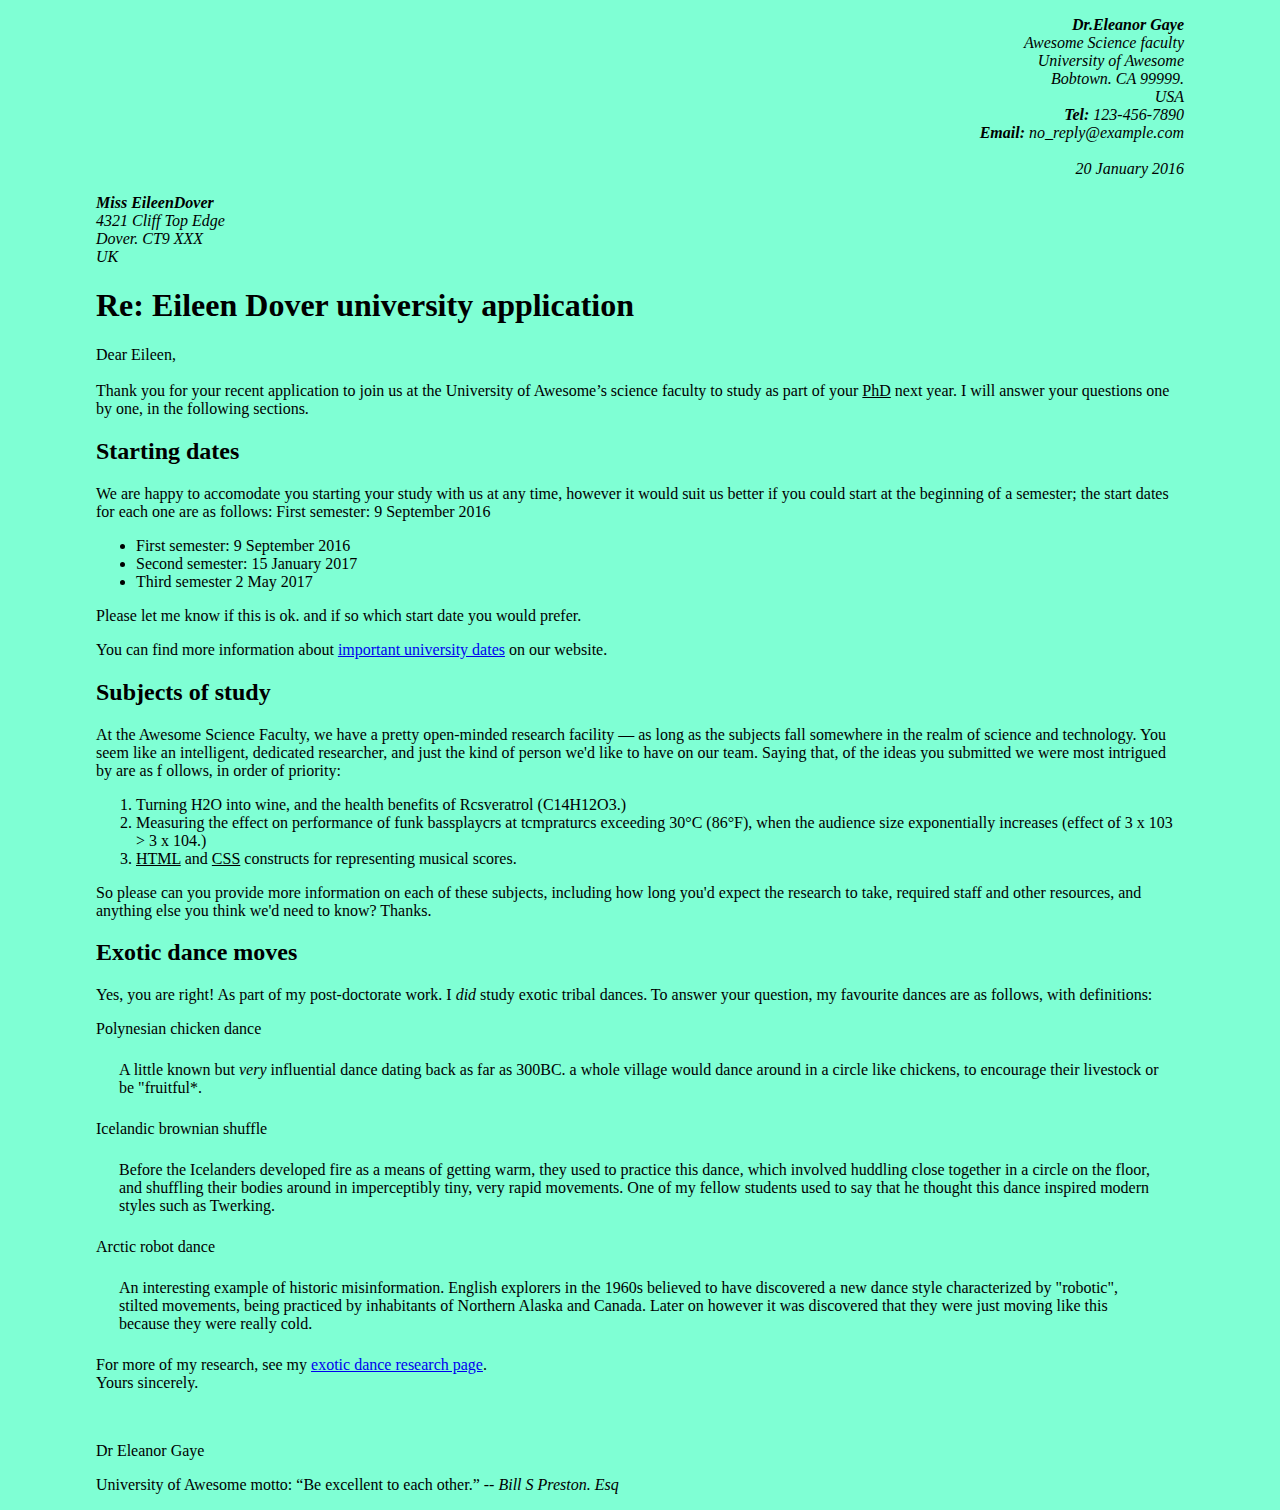
<file: 11.04.2024/index.html>
<!DOCTYPE html>
<html lang="en">

<head>
    <meta charset="UTF-8">
    <meta name="viewport" content="width=device-width, initial-scale=1.0">
    <link rel="stylesheet" type="text/css" href="style.css">
    <title>Document</title>
</head>

<body>
    <header>
        <div class="container">
            <p><b>Dr.Eleanor Gaye</b><br>
                Awesome Science faculty <br>University of Awesome <br>
                Bobtown. CA 99999.<br>
                USA<br>
                <b>Tel:</b> 123-456-7890<br> <b>Email:</b> no_reply@example.com <br><br>
                20 January 2016
            </p>
        </div>
        <div class="container1">
            <p><b>Miss EileenDover</b><br> 4321 Cliff Top Edge<br> Dover. CT9 XXX<br>UK</p>
        </div>
    </header>
    <main>
        <h1>Re: Eileen Dover university application</h1>
        <p>Dear Eileen,<br><br>
            Thank you for your recent application to join us at the University of Awesome’s
            science faculty to study as part of your <u>PhD</u> next year. I will answer your questions
            one by one, in the following sections.</p>
        <h2>Starting dates</h2>
        <p>We are happy to accomodate you starting your study with us at any time, however it would suit us better if
            you
            could start at the beginning of a semester; the start dates for each one are as follows:
            First semester: 9 September 2016</p>
        <ul>
            <li>First semester: 9 September 2016</li>
            <li>Second semester: 15 January 2017</li>
            <li>Third semester 2 May 2017</li>
        </ul>
        <p>Please let me know if this is ok. and if so which start date you would prefer.</p>
        <p>You can find more information about <a href="#">important university dates</a> on our website.</p>
        <h2>Subjects of study</h2>
        <p>At the Awesome Science Faculty, we have a pretty open-minded research facility — as long as
            the subjects fall somewhere in the realm of science and technology.
            You seem like an intelligent, dedicated researcher,
            and just the kind of person we'd like to have on our team.
            Saying that, of the ideas you submitted we were most intrigued by are as f
            ollows, in order of priority:</p>
        <ol>
            <li>Turning H2O into wine, and the health benefits of Rcsveratrol (C14H12O3.)</li>
            <li>Measuring the effect on performance of funk bassplaycrs at tcmpraturcs exceeding 30°C (86°F),
                when the audience size exponentially increases (effect of 3 x 103 > 3 x 104.)</li>
            <li><u>HTML</u> and <u>CSS</u> constructs for representing musical scores.</li>
        </ol>


        <p>So please can you provide more information on each of these subjects, including how long you'd expect the
            research
            to take, required staff and other resources, and anything else you think we'd need to know? Thanks.</p>
        <h2>Exotic dance moves</h2>
        <p>Yes, you are right! As part of my post-doctorate work. I <i>did</i> study exotic tribal dances. To answer
            your
            question,
            my
            favourite dances are as follows, with definitions:</p>
        <div class="container2">
            <p>Polynesian chicken dance</p>
            <p class="li">A little known but <i>very</i> influential dance dating back as far as 300BC. a whole village
                would dance
                around in
                a
                circle like chickens, to encourage their livestock or be "fruitful*.</p>

            <p>Icelandic brownian shuffle</p>
            <p class="li">Before the Icelanders developed fire as a means of getting warm, they used to practice this
                dance,
                which
                involved
                huddling close together in a circle on the floor, and shuffling their bodies around in imperceptibly
                tiny,
                very
                rapid movements. One of my fellow students used to say that he thought this dance inspired modern
                styles such
                as
                Twerking.</p>
            <p>Arctic robot dance</p>
            <p class="li">An interesting example of historic misinformation.
                English explorers in the 1960s believed to have discovered
                a new
                dance style characterized by "robotic", stilted movements,
                being practiced by inhabitants of Northern Alaska and
                Canada. Later on however it was discovered that they were
                just moving like this because they were really cold.
            </p>
        </div>
    </main>
    <p>For more of my research, see my <a href="£">exotic dance research page</a>.<br>
        Yours sincerely.</p> <br>
    <p>Dr Eleanor Gaye</p>
    <footer<p>University of Awesome motto: “Be excellent to each other.” -- <i>Bill S Preston. Esq</i></p>
        </footer>
</body>

</html>
</file>
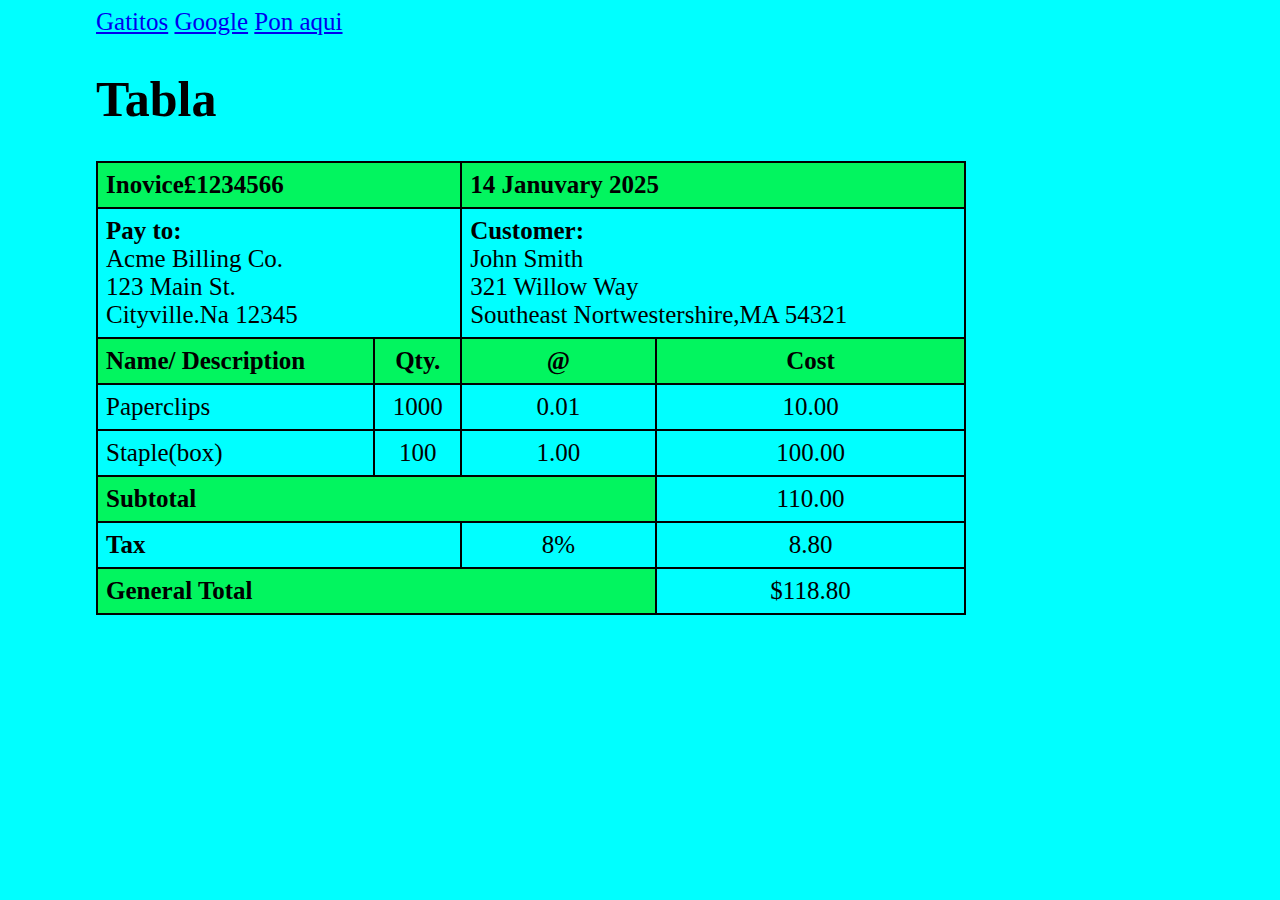
<file: 12.04.2024/index.html>
<!DOCTYPE html>
<html lang="en">

<head>
    <meta charset="UTF-8">
    <meta name="viewport" content="width=device-width, initial-scale=1.0">
    <link rel="stylesheet" href="style.css">
    <title>Document</title>
</head>

<body>
    <nav><a href="gatitos.html">Gatitos</a>
        <a href="google.com">Google</a>
        <a href="£">Pon aqui</a>
    </nav>
    <h1>Tabla</h1>
    <table>
        <tr class="color">
            <td colspan="2"><b>Inovice£1234566</b></td>
            <td colspan="2" class="Customer"><b>14 Januvary 2025</b></td>
        </tr>
        <tr>
            <td colspan="2"><b>Pay to:</b><br>Acme Billing Co.<br> 123 Main St.<br> Cityville.Na 12345</td>
            <td colspan="2" class="Customer"><b>Customer:</b> <br>John Smith<br> 321 Willow Way<br>Southeast
                Nortwestershire,MA 54321
            </td>
        </tr>
        <tr class="color">
            <td><b>Name/ Description</b></td>
            <td><b>Qty.</b></td>
            <td><b>@</b></td>
            <td> <b>Cost</b></td>
        </tr>
        <tr>
            <td colspan="">Paperclips</td>
            <td>1000</td>
            <td>0.01</td>
            <td>10.00</td>

        </tr>
        <tr>
            <td colspan="">Staple(box)</td>
            <td>100</td>
            <td>1.00</td>
            <td>100.00</td>
        </tr>
        <tr>
            <td colspan="3" class="color"><b>Subtotal</b></td>
            <td>110.00</td>

        </tr>
        <tr>
            <td colspan="2"><b>Tax</b></td>
            <td>8%</td>
            <td>8.80</td>
        </tr>
        <tr>
            <td colspan="3" class="color"><b>General Total</b></td>
            <td>$118.80</td>
        </tr>
    </table>
</body>

</html>
</file>
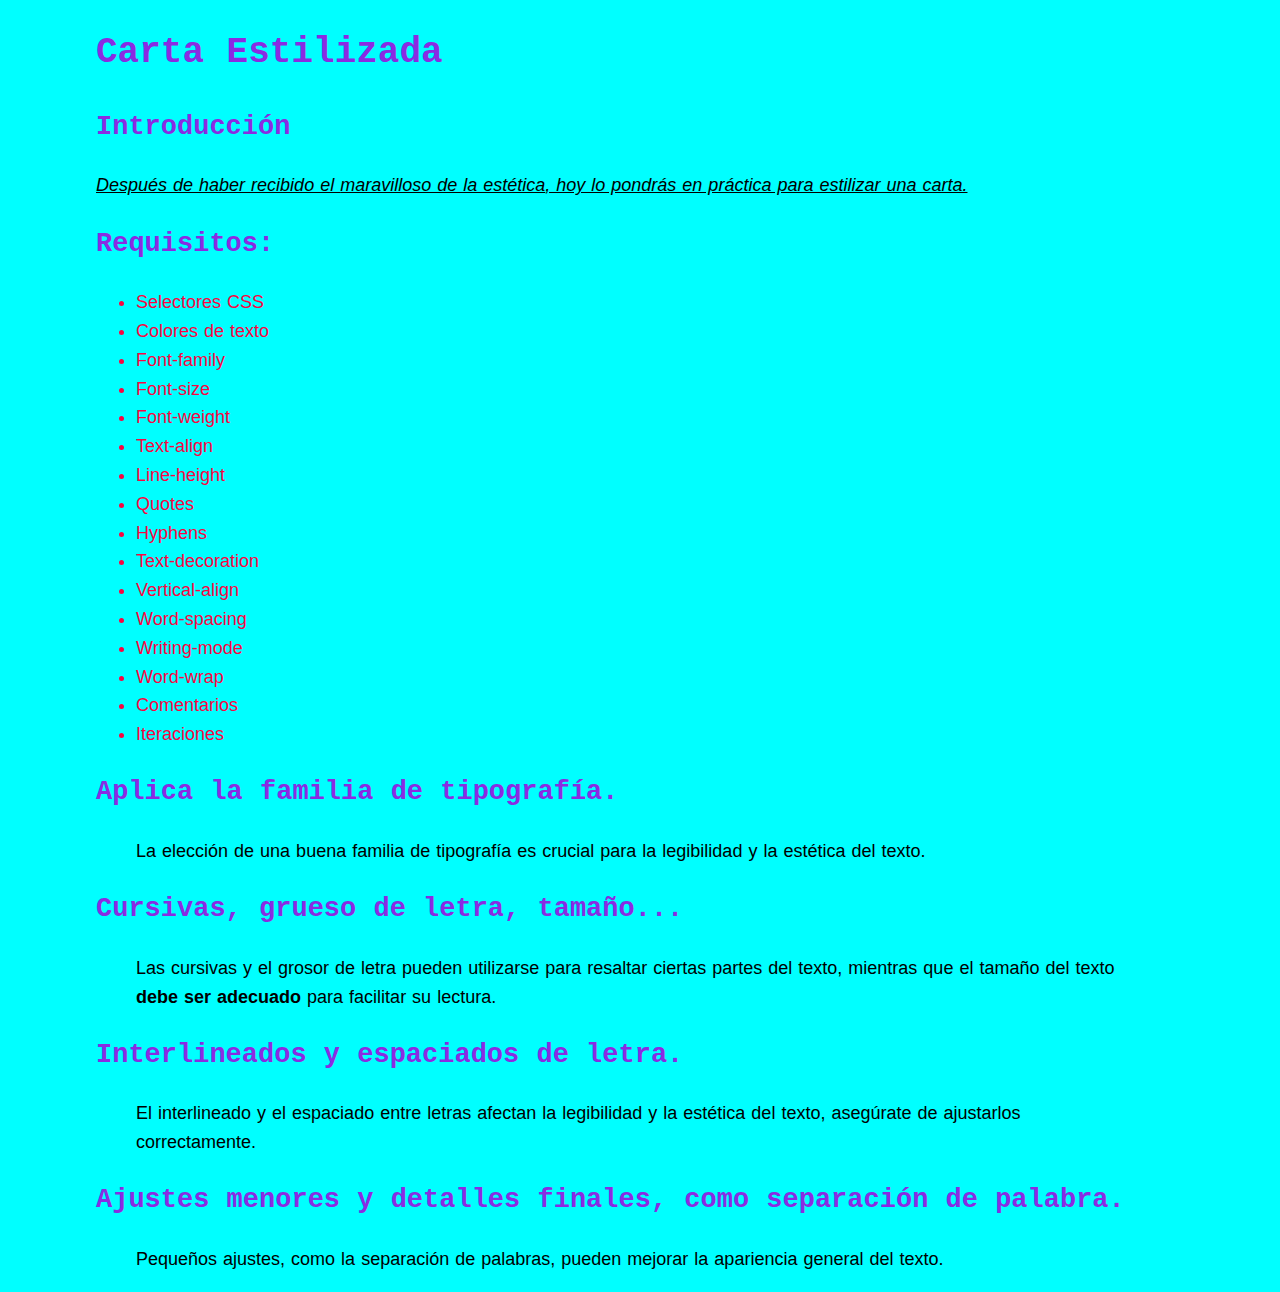
<file: css tarea/index.html>
<!DOCTYPE html>
<html lang="es">

<head>
    <meta charset="UTF-8">
    <meta name="viewport" content="width=device-width, initial-scale=1.0">
    <title>Carta Estilizada</title>
    <link rel="stylesheet" href="style.css">
</head>

<body>
    <h1>Carta Estilizada</h1>

    <h2>Introducción</h2>
    <p>Después de haber recibido el <i>maravilloso de la estética</i>, hoy lo pondrás en práctica para estilizar
        una carta.</p>

    <h2>Requisitos:</h2>
    <ul>
        <li>Selectores CSS</li>
        <li class="Colores">Colores de texto</li>
        <li>Font-family</li>
        <li>Font-size</li>
        <li>Font-weight</li>
        <li>Text-align</li>
        <li>Line-height</li>
        <li>Quotes</li>
        <li>Hyphens</li>
        <li>Text-decoration</li>
        <li>Vertical-align</li>
        <li>Word-spacing</li>
        <li>Writing-mode</li>
        <li>Word-wrap</li>
        <li>Comentarios</li>
        <li>Iteraciones</li>
    </ul>

    <h2>Aplica la familia de tipografía.</h2>
    <blockquote>La elección de una buena familia de tipografía es crucial para la legibilidad y la estética del texto.
    </blockquote>

    <h2>Cursivas, grueso de letra, tamaño...</h2>
    <blockquote>Las cursivas y el grosor de letra pueden utilizarse para resaltar ciertas partes del texto, mientras que
        el tamaño del texto <b>debe ser adecuado</b> para facilitar su lectura.</blockquote>

    <h2>Interlineados y espaciados de letra.</h2>
    <blockquote>El interlineado y el espaciado entre letras afectan la legibilidad y la estética del texto, asegúrate de
        ajustarlos correctamente.</blockquote>

    <h2>Ajustes menores y detalles finales, como separación de palabra.</h2>
    <blockquote>Pequeños ajustes, como la separación de palabras, pueden mejorar la apariencia general del texto.
    </blockquote>

</body>

</html>
</file>
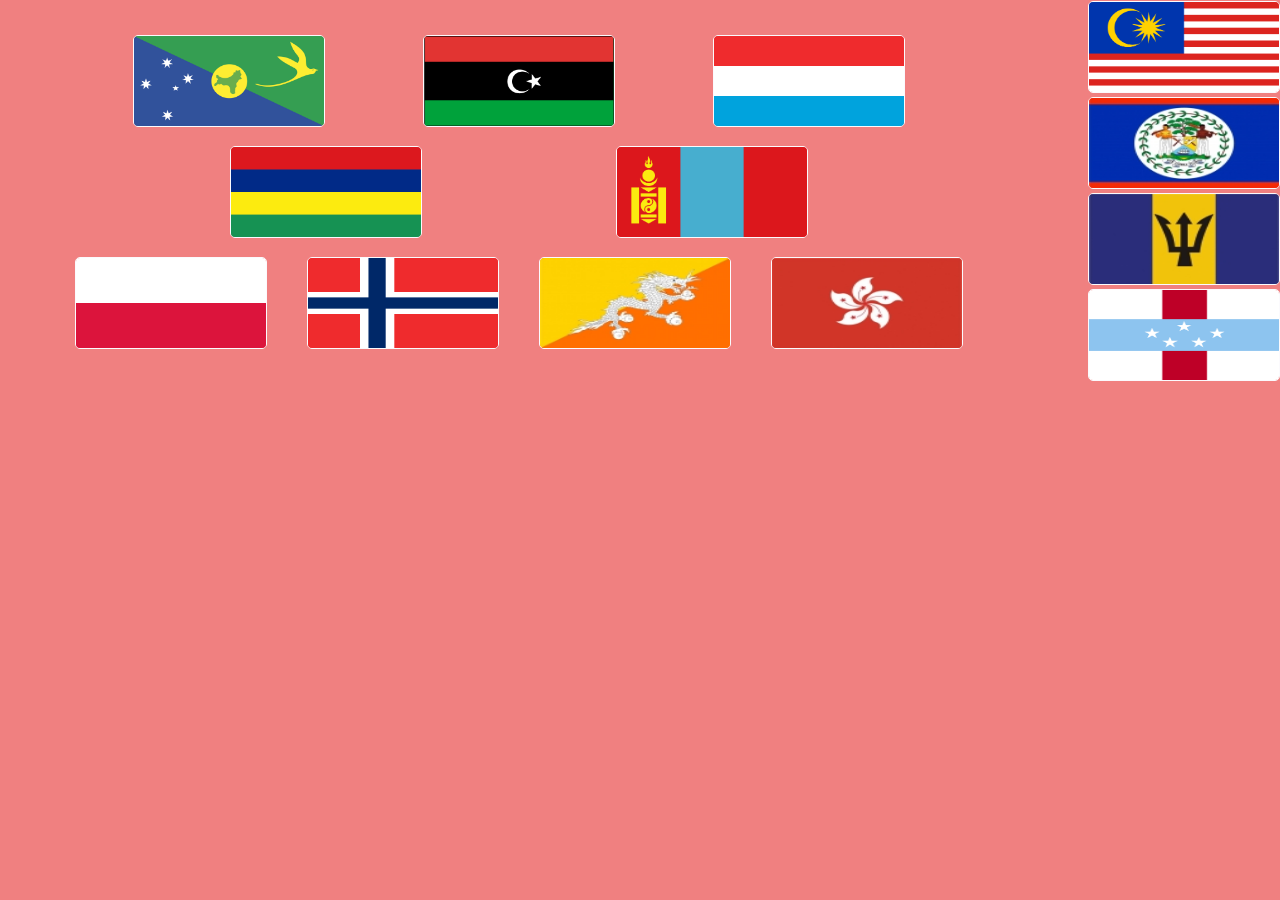
<file: Flag/index.html>
<!DOCTYPE html>
<html lang="es">

<head>
    <meta charset="UTF-8">
    <meta name="viewport" content="width=device-width, initial-scale=1.0">
    <link rel="stylesheet" href="style.css">
    <title>Maquetación con Flexbox</title>
</head>

<body>
    <div class="row">
        <div class="flag">
            <img src="img/christmas-island_l.png" alt="Flag 1">
        </div>
        <div class="flag">
            <img src="img/libya_l.png" alt="Flag 2">
        </div>
        <div class="flag">
            <img src="img/luxembourg_l.png" alt="Flag 3">
        </div>
    </div>

    <div class="row">
        <div class="flag">
            <img src="img/mauritius_l.png" alt="Flag 5">
        </div>
        <div class="flag">
            <img src="img/mongolia_l.png" alt="Flag 6">
        </div>
    </div>

    <div class="row">
        <div class="flag">
            <img src="img/poland_l.png" alt="Flag 8">
        </div>
        <div class="flag">
            <img src="img/norway_l.png" alt="Flag 9">
        </div>
        <div class="flag">
            <img src="img/flag_bytan_new.jpg" alt="Flag 10">
        </div>
        <div class="flag">
            <img src="img/flag_gonkong_enl.jpg" alt="Flag 11">
        </div>
    </div>

    <div class="row second-row">
        <div class="flag">
            <img src="img/netherlands-antilles_l.png" alt="Flag 12">
        </div>

        <div class="flag">
            <img src="img/flag_barbados_enl.jpg" alt="Flag 13">
        </div>
        <div class="flag">
            <img src="img/flag_beliz_new.jpg" alt="Flag 7">
        </div>
        <div class="flag">
            <img src="img/malaysia_l.png" alt="Flag 4">
        </div>
    </div>

</body>

</html>
</file>
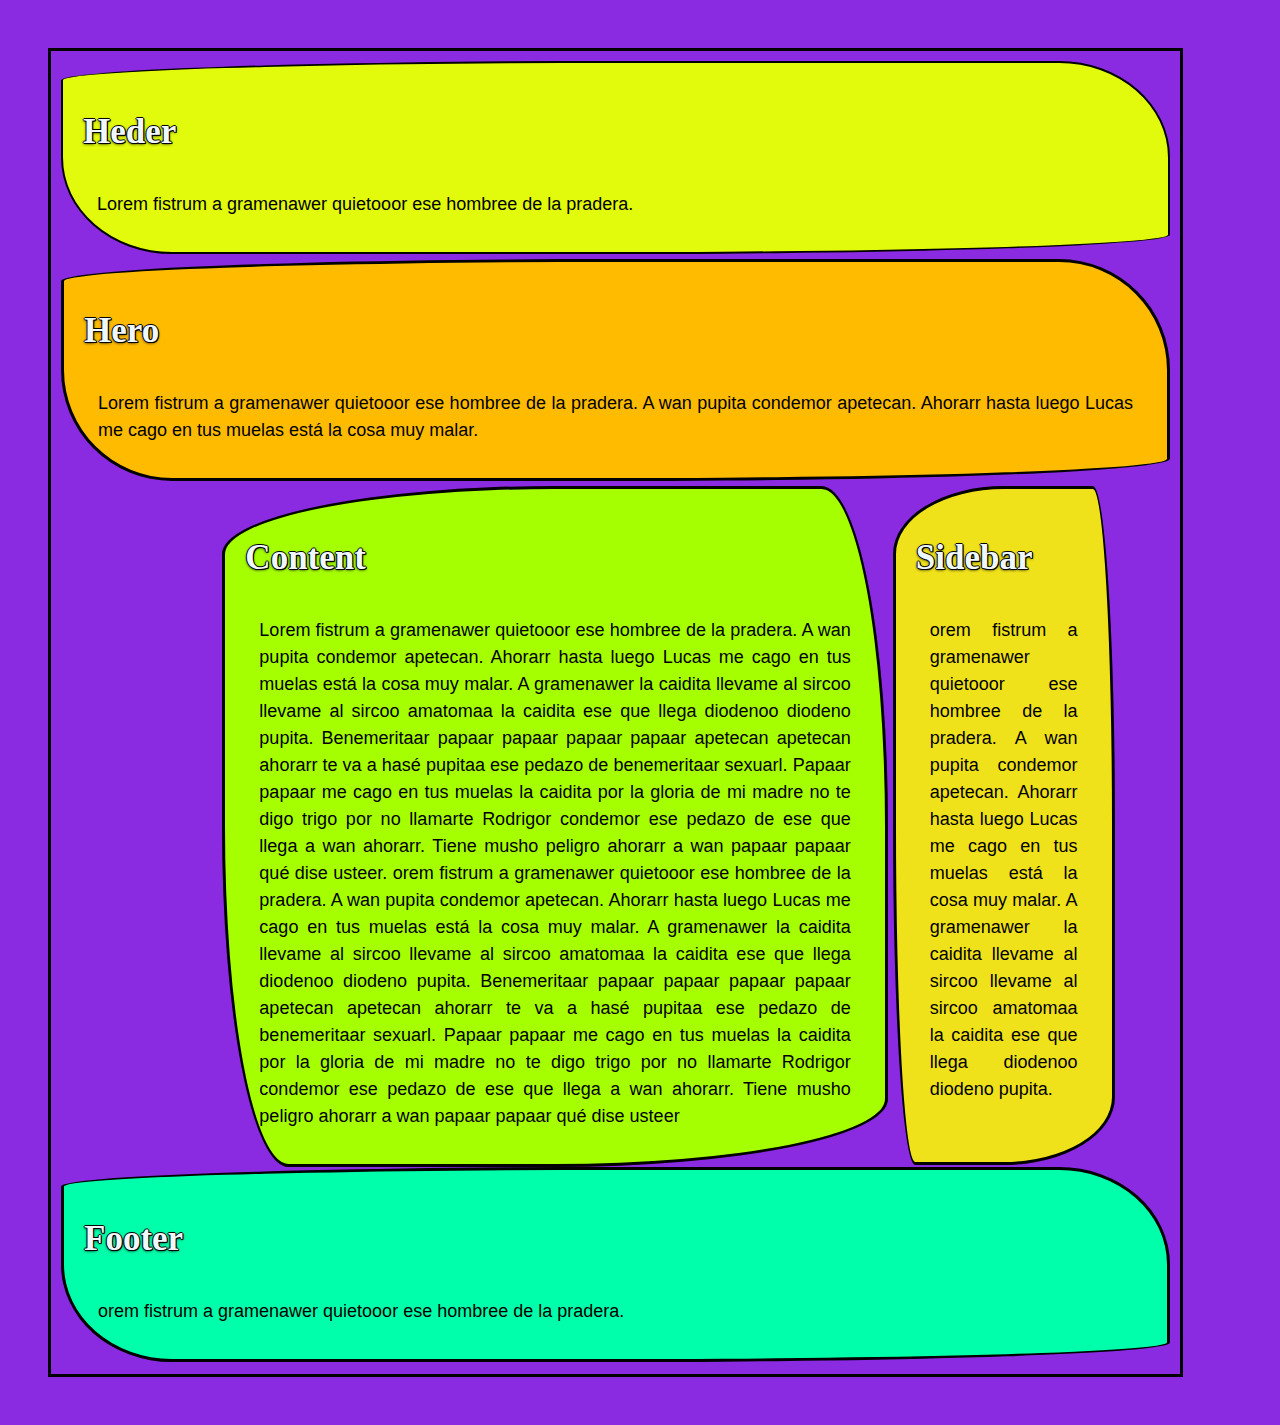
<file: Flexbox Homework/index.html>
<!DOCTYPE html>
<html lang="es">

<head>
    <meta charset="UTF-8">
    <meta name="viewport" content="width=device-width, initial-scale=1.0">
    <link rel="stylesheet" href="style.css">
    <title>Página Adaptativa - Mobile First</title>
</head>

<body>
    <div class="container">
        <div class="Heder">
            <h2>Heder</h2>
            <p class="content1">Lorem fistrum a gramenawer quietooor ese hombree de la pradera.</p>
        </div>
        <div class="Hero">
            <h2>Hero</h2>
            <p class="content1">Lorem fistrum a gramenawer quietooor ese hombree de la pradera. A wan pupita condemor
                apetecan. Ahorarr
                hasta luego Lucas me cago en tus muelas está la cosa muy malar.</p>
        </div>
        <div class="content">
            <h2>Content</h2>
            <p class="content1">Lorem fistrum a gramenawer quietooor ese hombree de la pradera. A wan pupita condemor
                apetecan. Ahorarr
                hasta luego Lucas me cago en tus muelas está la cosa muy malar. A gramenawer la caidita llevame al
                sircoo llevame al sircoo amatomaa la caidita ese que llega diodenoo diodeno pupita. Benemeritaar papaar
                papaar papaar papaar apetecan apetecan ahorarr te va a hasé pupitaa ese pedazo de benemeritaar sexuarl.
                Papaar papaar me cago en tus muelas la caidita por la gloria de mi madre no te digo trigo por no
                llamarte Rodrigor condemor ese pedazo de ese que llega a wan ahorarr.
                Tiene musho peligro ahorarr a wan papaar papaar qué dise usteer.

                orem fistrum a gramenawer quietooor ese hombree de la pradera. A wan pupita condemor apetecan. Ahorarr
                hasta luego Lucas me cago en tus muelas está la cosa muy malar. A gramenawer la caidita llevame al
                sircoo llevame al sircoo amatomaa la caidita ese que llega diodenoo diodeno pupita. Benemeritaar papaar
                papaar papaar papaar apetecan apetecan ahorarr te va a hasé pupitaa ese pedazo de benemeritaar sexuarl.
                Papaar papaar me cago en tus muelas la caidita por la gloria de mi madre no te digo trigo por no
                llamarte Rodrigor condemor ese pedazo de ese que llega a wan ahorarr.
                Tiene musho peligro ahorarr a wan papaar papaar qué dise usteer</p>
        </div>
        <div class="Sidebar">
            <h2>Sidebar</h2>
            <p class="content1">orem fistrum a gramenawer quietooor ese hombree de la pradera. A wan pupita condemor
                apetecan. Ahorarr
                hasta luego Lucas me cago en tus muelas está la cosa muy malar. A gramenawer la caidita llevame al
                sircoo llevame al sircoo amatomaa la caidita ese que llega diodenoo diodeno pupita. </p>
        </div>
        <div class="Footer">
            <h2>Footer</h2>
            <p class="content1">orem fistrum a gramenawer quietooor ese hombree de la pradera.</p>
        </div>
    </div>
</body>

</html>
</file>
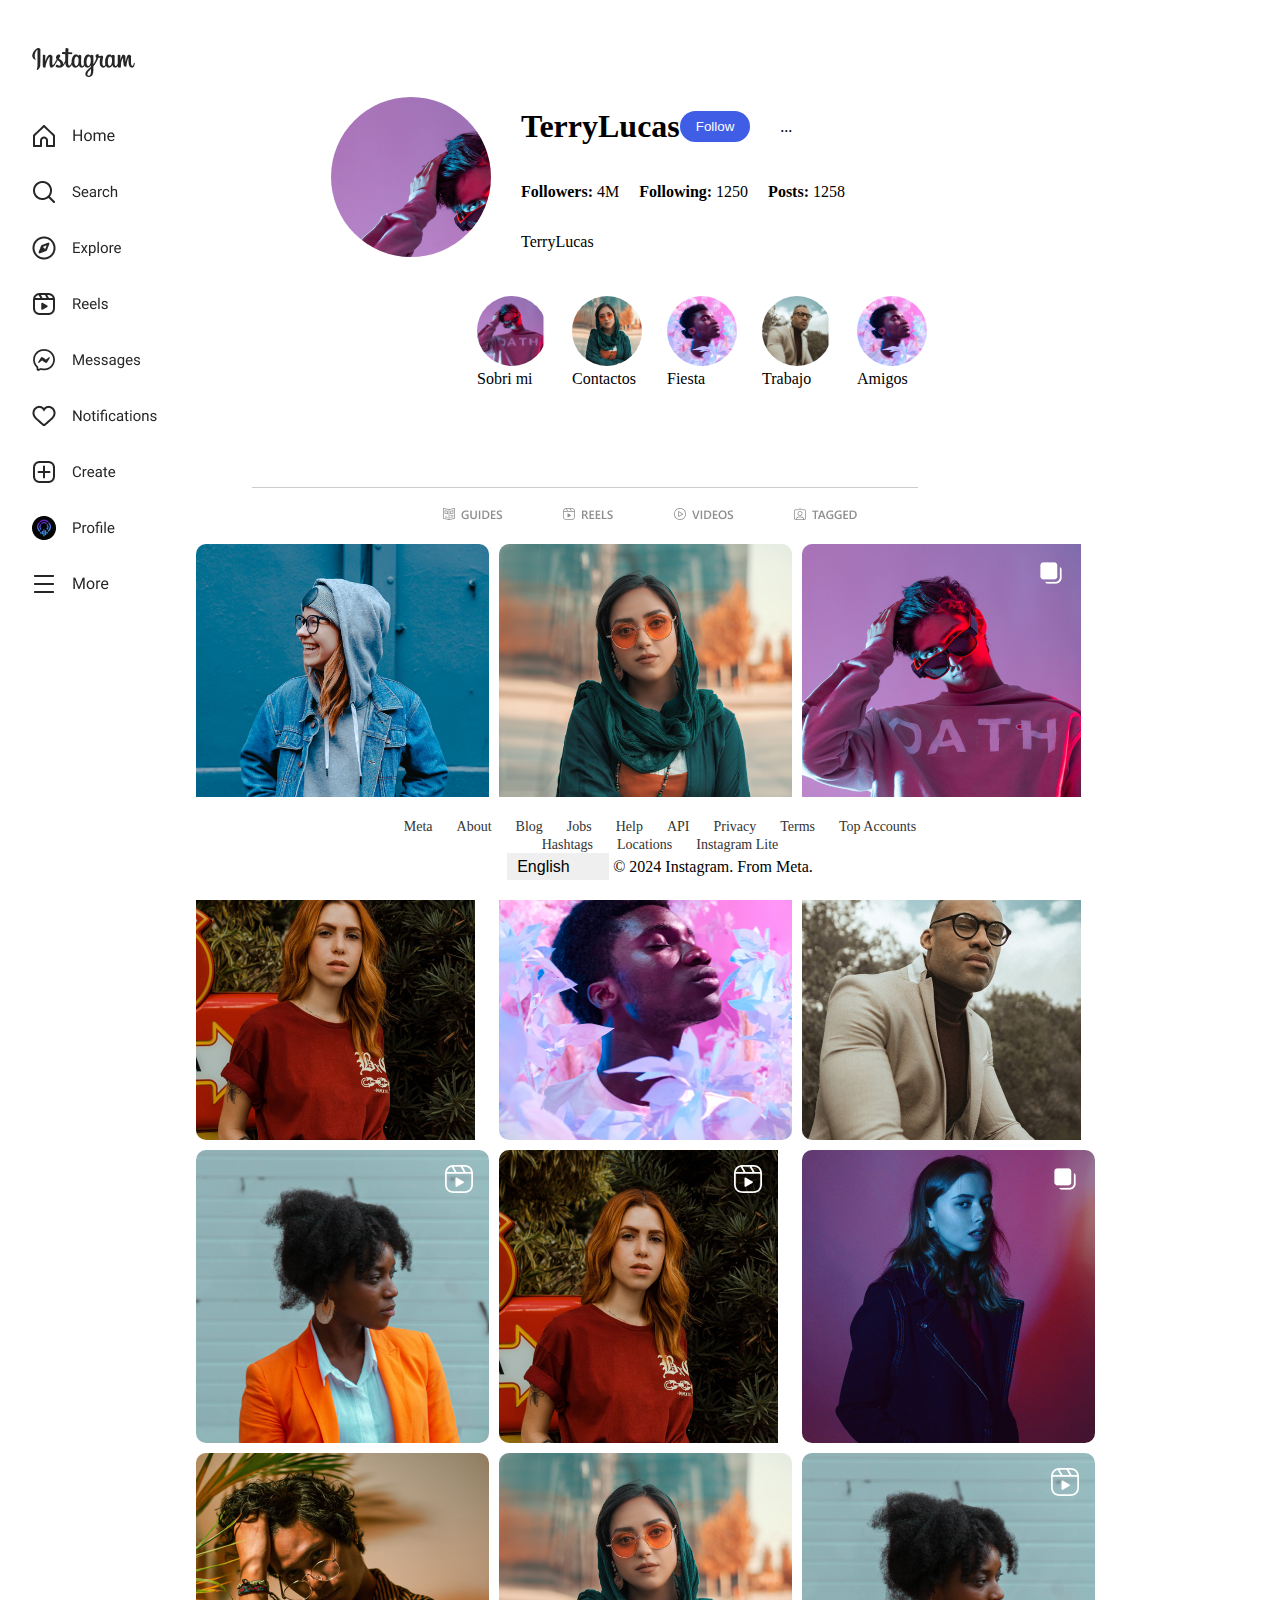
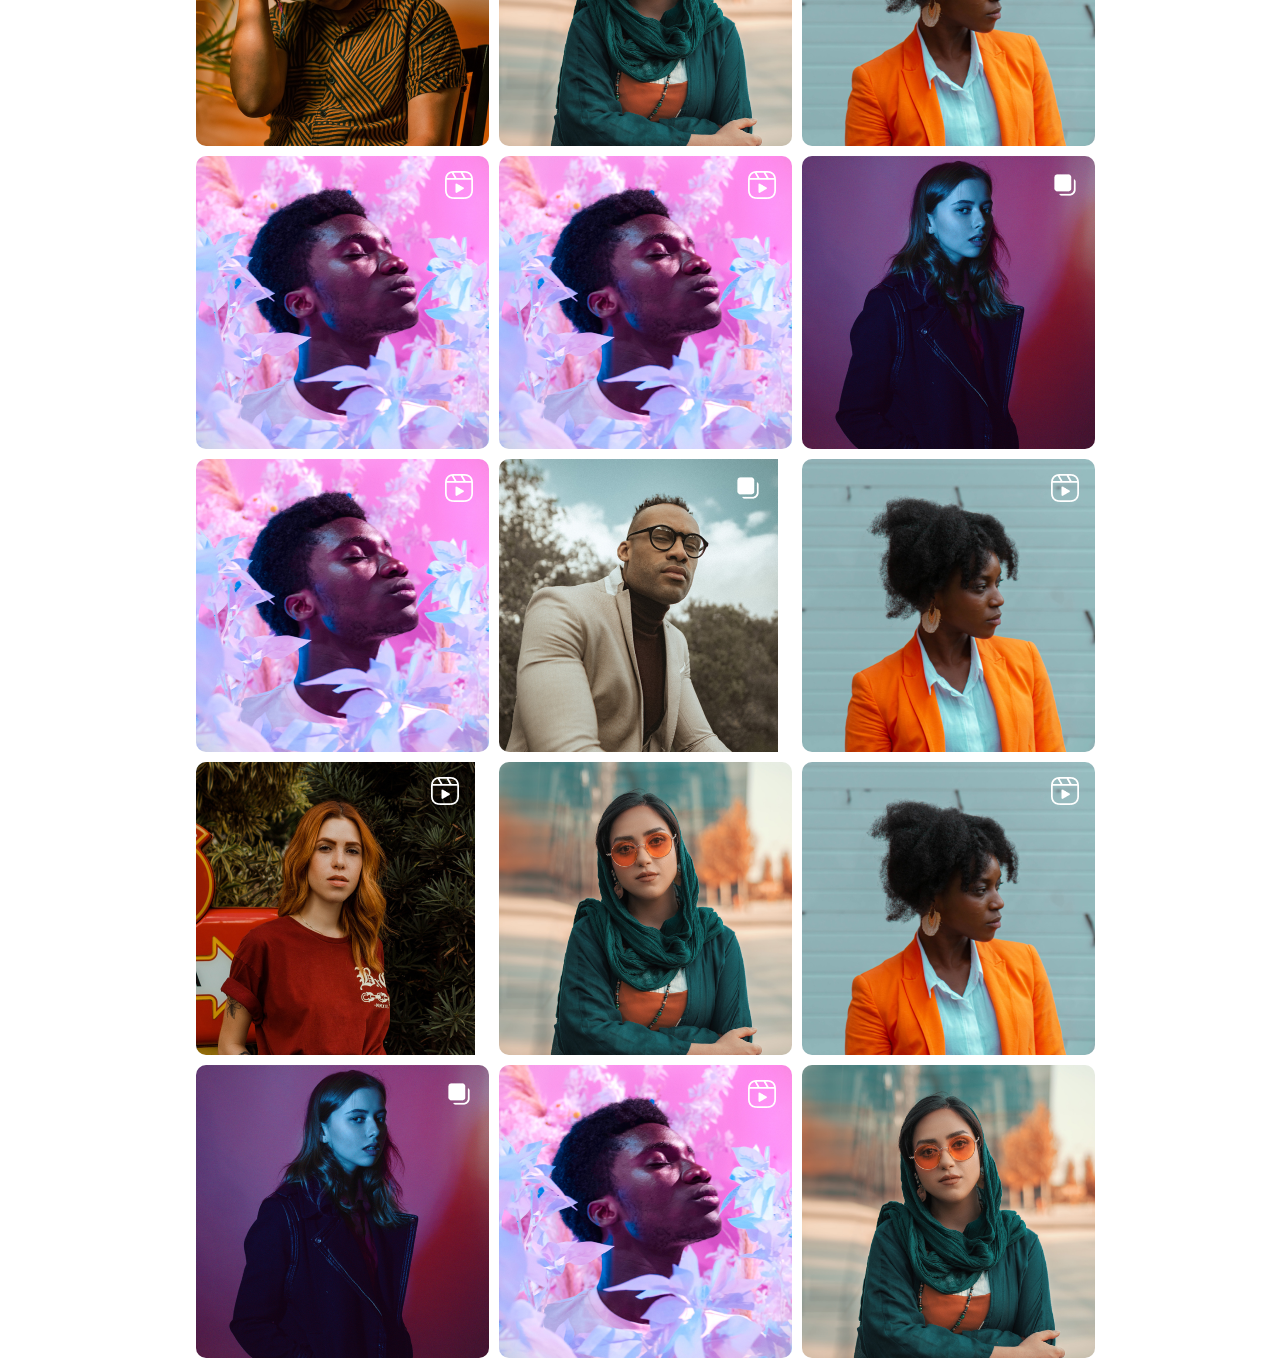
<file: insta/index.html>
<!DOCTYPE html>
<html lang="en">

<head>
    <meta charset="UTF-8">
    <meta name="viewport" content="width=device-width, initial-scale=1.0">
    <title>Instagram</title>
    <link rel="stylesheet" href="style.css">
</head>

<body>
    <div class="wrapper">
        <div class="menu-wrapper">
            <a href="#"><img src="img/Frame.png" alt="Menu"></a>
        </div>
        <header class="profile-header">
            <div class="avatar-container">
                <img src="img/My-Post.png" alt="Avatar" class="avatar">
            </div>
            <div class="profile-info">
                <div class="user-info">
                    <h1 class="username">TerryLucas</h1>
                    <button class="follow-button">Follow</button>
                    <span class="menu-dots">...</span>
                </div>
                <div class="user-stats">
                    <p class="followers"><strong>Followers:</strong> 4M</p>
                    <p class="following"><strong>Following:</strong> 1250</p>
                    <p class="posts"><strong>Posts:</strong> 1258</p>
                </div>
                <div class="user-bio">
                    <p>TerryLucas</p>
                </div>
            </div>
        </header>

        <header>
            <div class="photo-container">
                <div class="photo-wrapper">
                    <img src="img/My-Post.png" alt="Photo 1" class="photo">
                    <figcaption>Sobri mi </figcaption>
                </div>
                <div class="photo-wrapper">
                    <img src="img/fb4f2fb750d90058b75bb102b9629c38.jpeg" alt="Photo 2" class="photo">
                    <figcaption>Сontactos</figcaption>
                </div>
                <div class="photo-wrapper">
                    <img src="img/My-Post1225.png" alt="Photo 3" class="photo">
                    <figcaption>Fiesta</figcaption>
                </div>
                <div class="photo-wrapper">
                    <img src="img/My-Post6.png" alt="Photo 4" class="photo">
                    <figcaption>Trabajo</figcaption>
                </div>
                <div class="photo-wrapper">
                    <img src="img/My-Post1225.png" alt="Photo 5" class="photo">
                    <figcaption>Amigos</figcaption>
                </div>
            </div>
        </header>
    </div>
    <nav class="horizontal-menu">
        <a href="#"><img src="User-Profile/Button.png" alt="Reels"></a>
        <a href="#"><img src="User-Profile/Button1.png" alt=""></a>
        <a href="#"><img src="User-Profile/Button2.png" alt="Videos"></a>
        <a href="#"><img src="User-Profile/Button3.png" alt="Guides"></a>
    </nav>
    <main class="main">
        <div class="gallery">
            <div class="gallery-item">
                <img src="img/e256ade2ec23a45ccd8e6d1aa595b9b1.jpeg" alt="Photo 1">
            </div>
            <div class="gallery-item">
                <img src="img/fb4f2fb750d90058b75bb102b9629c38.jpeg" alt="Photo 2">
            </div>
            <div class="gallery-item">
                <img src="img/My-Post.png" alt="Photo 3">
            </div>
            <div class="gallery-item">
                <img src="img/My-Post1.png" alt="Photo 1">
            </div>
            <div class="gallery-item">
                <img src="img/My-Post1225.png" alt="Photo 2">
            </div>
            <div class="gallery-item">
                <img src="img/My-Post6.png" alt="Photo 3">
            </div>
            <div class="gallery-item">
                <img src="img/My-Post23.png" alt="Photo 1">
            </div>
            <div class="gallery-item">
                <img src="img/My-Post1.png" alt="Photo 2">
            </div>
            <div class="gallery-item">
                <img src="img/Small-Post.png" alt="Photo 3">
            </div>
            <div class="gallery-item">
                <img src="img/Small-Post1.png" alt="Photo 1">
            </div>
            <div class="gallery-item">
                <img src="img/fb4f2fb750d90058b75bb102b9629c38.jpeg" alt="Photo 2">
            </div>
            <div class="gallery-item">
                <img src="img/My-Post23.png" alt="Photo 3">
            </div>
            <div class="gallery-item">
                <img src="img/My-Post1225.png" alt="Photo 1">
            </div>
            <div class="gallery-item">
                <img src="img/My-Post1225.png" alt="Photo 2">
            </div>
            <div class="gallery-item">
                <img src="img/Small-Post.png" alt="Photo 3">
            </div>
            <div class="gallery-item">
                <img src="img/My-Post1225.png" alt="Photo 1">
            </div>
            <div class="gallery-item">
                <img src="img/My-Post6.png" alt="Photo 3">
            </div>
            <div class="gallery-item">
                <img src="img/My-Post23.png" alt="Photo 1">
            </div>
            <div class="gallery-item">
                <img src="img/My-Post1.png" alt="Photo 2">
            </div>
            <div class="gallery-item">
                <img src="img/fb4f2fb750d90058b75bb102b9629c38.jpeg" Photo 3">
            </div>
            <div class="gallery-item">
                <img src="img/My-Post23.png" alt="Photo 1">
            </div>
            <div class="gallery-item">
                <img src="img/Small-Post.png" alt="Photo 2">
            </div>
            <div class="gallery-item">
                <img src="img/My-Post1225.png" alt="Photo 3">
            </div>
            <div class="gallery-item">
                <img src="img/fb4f2fb750d90058b75bb102b9629c38.jpeg" alt="Photo 1">

            </div>
    </main>

    <footer class="footer">
        <nav class="footer-menu">
            <div>
                <a href="#">Meta</a>
                <a href="#">About</a>
                <a href="#">Blog</a>
                <a href="#">Jobs</a>
                <a href="#">Help</a>
                <a href="#">API</a>
                <a href="#">Privacy</a>
                <a href="#">Terms</a>
                <a href="#">Top Accounts</a>
                <a href="#">Hashtags</a>
                <a href="#">Locations</a>
                <a href="#">Instagram Lite</a>
            </div>
        </nav>
        <!-- Footer content -->
        <select id="language-selector">
            <option value="en">English</option>
            <option value="es">Spanish</option>
            <option value="fr">French</option>
            <option value="de">German</option>
            <option value="it">Italian</option>
            <option value="pt">Portuguese</option>
            <option value="ru">Russian</option>
            <option value="ja">Japanese</option>
            <option value="zh">Chinese</option>
            <option value="ko">Korean</option>
        </select> &copy; 2024 Instagram. From Meta.
    </footer>
</body>

</html>
</file>
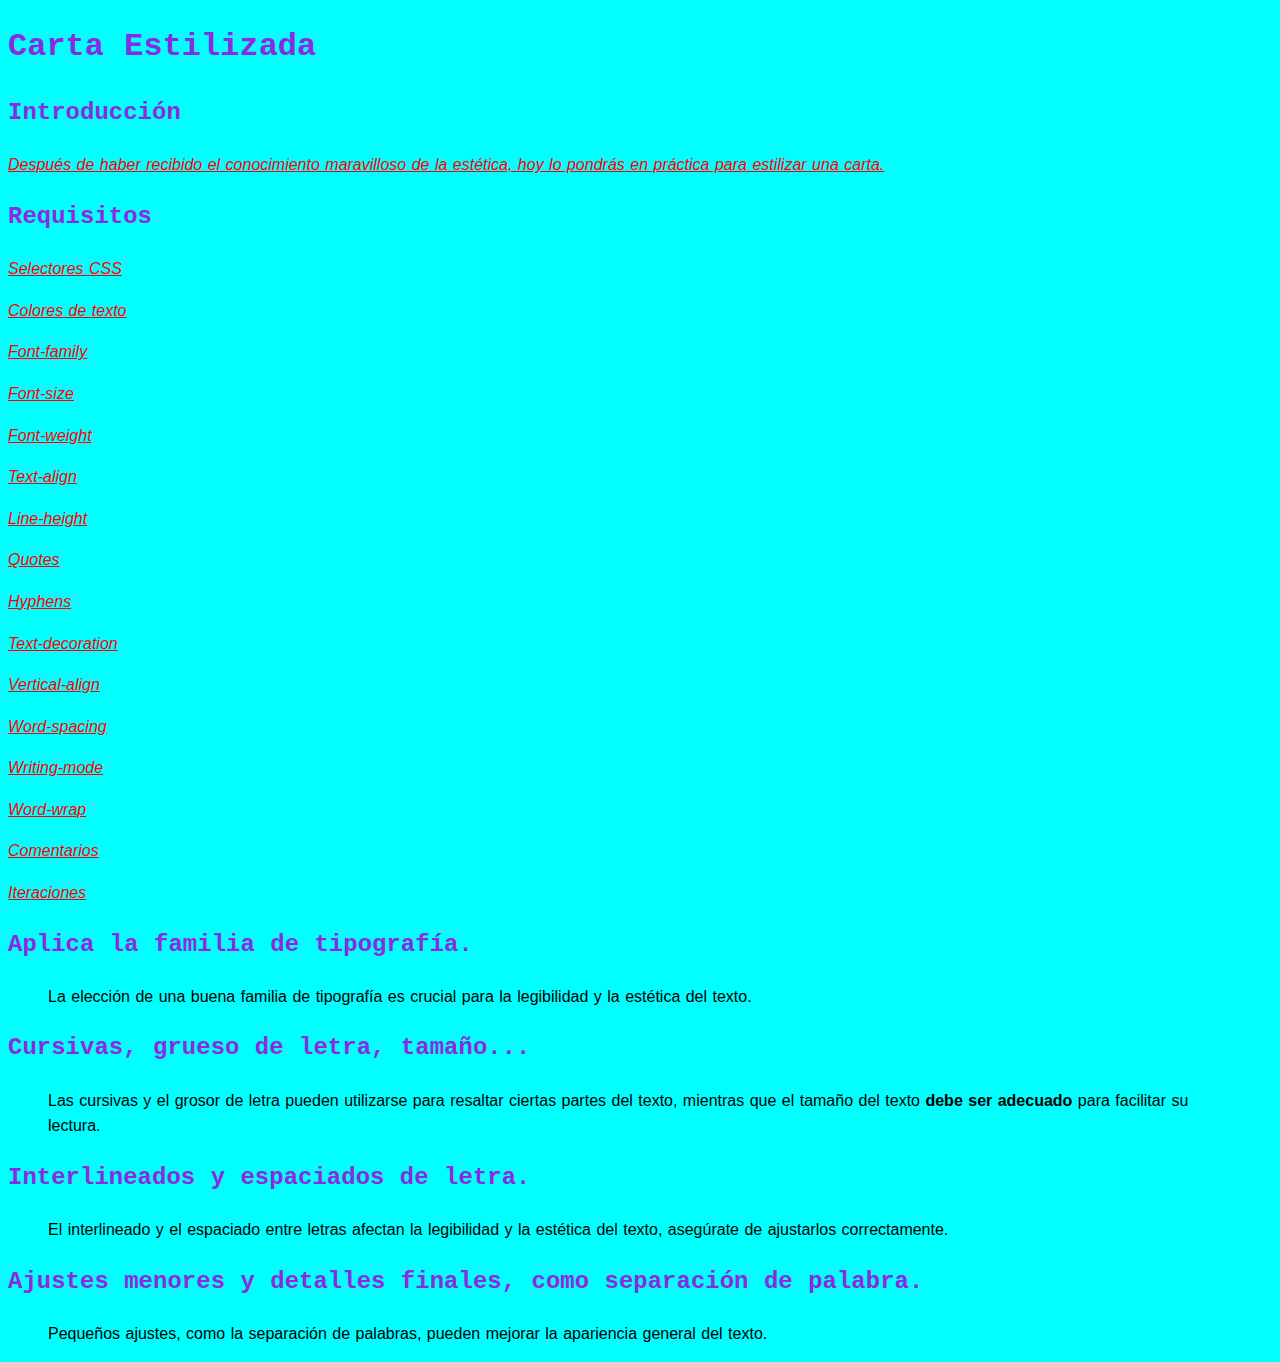
<file: Carta Estilizada.html>
<!DOCTYPE html>
<!-- saved from url=(0049)file:///home/viktoriya/000/css%20tarea/index.html -->
<html lang="es"><head><meta http-equiv="Content-Type" content="text/html; charset=UTF-8">
    
    <meta name="viewport" content="width=device-width, initial-scale=1.0">
    <title>Carta Estilizada</title>
    <link rel="stylesheet" href="./Carta Estilizada_files/style.css">
</head>

<body>
    <h1>Carta Estilizada</h1>

    <h2>Introducción</h2>
    <p>Después de haber recibido el conocimiento maravilloso de la estética, hoy lo pondrás en práctica para estilizar
        una carta.</p>

    <h2>Requisitos</h2>
    <p>Selectores CSS</p>
    <p>Colores de texto</p>
    <p>Font-family</p>
    <p>Font-size</p>
    <p>Font-weight</p>
    <p>Text-align</p>
    <p>Line-height</p>
    <p>Quotes</p>
    <p>Hyphens</p>
    <p>Text-decoration</p>
    <p>Vertical-align</p>
    <p>Word-spacing</p>
    <p>Writing-mode</p>
    <p>Word-wrap</p>
    <p>Comentarios</p>
    <p>Iteraciones</p>

    <h2>Aplica la familia de tipografía.</h2>
    <blockquote>La elección de una buena familia de tipografía es crucial para la legibilidad y la estética del texto.
    </blockquote>

    <h2>Cursivas, grueso de letra, tamaño...</h2>
    <blockquote>Las cursivas y el grosor de letra pueden utilizarse para resaltar ciertas partes del texto, mientras que
        el tamaño del texto <b>debe ser adecuado</b> para facilitar su lectura.</blockquote>

    <h2>Interlineados y espaciados de letra.</h2>
    <blockquote>El interlineado y el espaciado entre letras afectan la legibilidad y la estética del texto, asegúrate de
        ajustarlos correctamente.</blockquote>

    <h2>Ajustes menores y detalles finales, como separación de palabra.</h2>
    <blockquote>Pequeños ajustes, como la separación de palabras, pueden mejorar la apariencia general del texto.
    </blockquote>



</body></html>
</file>
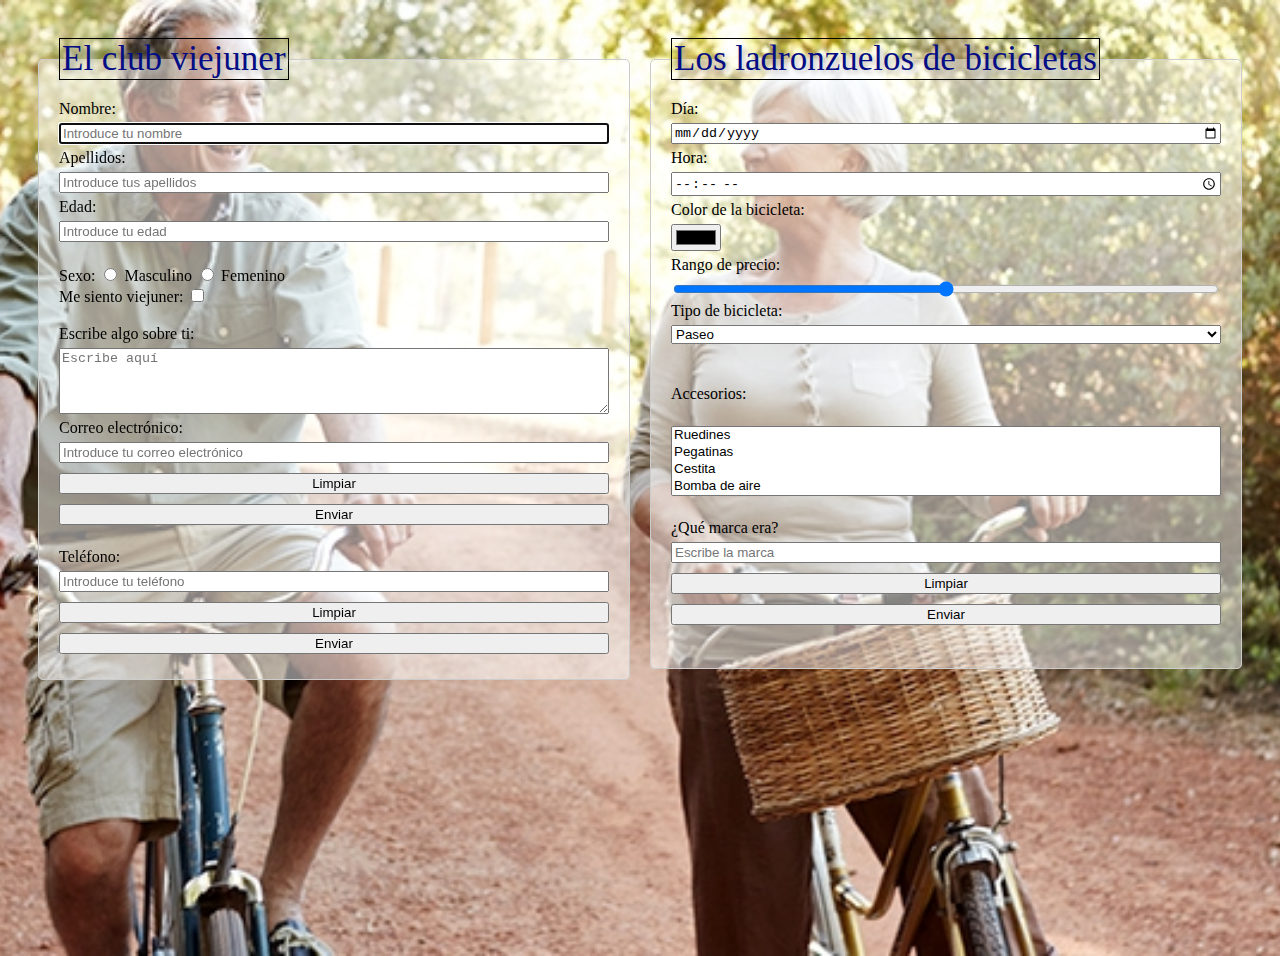
<file: 15.04.2024/form.html>
<!DOCTYPE html>
<html lang="es">

<head>
    <meta charset="UTF-8">
    <meta name="viewport" content="width=device-width, initial-scale=1.0">
    <link rel="stylesheet" href="style.css">
    <title>Formularios</title>
</head>

<body>
    <fieldset>
        <legend>El club viejuner</legend>
        <form>
            <label for="nombre">Nombre:</label>
            <input type="text" id="nombre" name="nombre" autofocus required placeholder="Introduce tu nombre">
            <label for="apellidos">Apellidos:</label>
            <input type="text" id="apellidos" name="apellidos" required placeholder="Introduce tus apellidos">
            <label for="edad">Edad:</label>
            <input type="number" id="edad" name="edad" required placeholder="Introduce tu edad"><br>
        </form>

        <label class="sexo">Sexo:</label>
        <input type="radio" id="sexo_m" name="sexo" value="masculino">
        <label for="sexo_m">Masculino</label>
        <input type="radio" id="sexo_f" name="sexo" value="femenino">
        <label for="sexo_f">Femenino</label><br>
        <label for="viejuner">Me siento viejuner:</label>
        <input type="checkbox" id="viejuner" name="viejuner">
        <form>
            <br>
            <label for="sobre_ti">Escribe algo sobre ti:</label>
            <textarea id="sobre_ti" name="sobre_ti" rows="4" placeholder="Escribe aquí"></textarea>
            <label for="correo">Correo electrónico:</label>
            <input type="email" id="correo" name="correo" required placeholder="Introduce tu correo electrónico">
            <input type="reset" value="Limpiar">
            <input type="submit" value="Enviar"><br>
            <label for="telefono">Teléfono:</label>
            <input type="tel" id="telefono" name="telefono" required placeholder="Introduce tu teléfono">
            <input type="reset" value="Limpiar">
            <input type="submit" value="Enviar">
        </form>
    </fieldset>

    <fieldset>
        <legend>Los ladronzuelos de bicicletas</legend>
        <form>
            <label for="dia">Día:</label>
            <input type="date" id="dia" name="dia" autofocus required>
            <label for="hora">Hora:</label>
            <input type="time" id="hora" name="hora" required>
            <label for="color">Color de la bicicleta:</label>
            <input type="color" id="color" name="color">
            <label for="precio">Rango de precio:</label>
            <input type="range" id="precio" name="precio" min="0" max="1000">
            <label for="tipo">Tipo de bicicleta:</label>
            <select id="tipo" name="tipo">
                <option value="paseo">Paseo</option>
                <option value="senorial">Señorial</option>
                <option value="anti-plebeyos">Anti-plebeyos</option>
                <option value="porencimadelhombro">PorEncimaDelHombro</option>
                <option value="montana">Montaña</option>
                <option value="gamusinos">Gamusinos</option>
                <option value="hueleflores">Hueleflores premium</option>
                <option value="fango">Fango lover</option>
                <option value="carreras">Carreras</option>
                <option value="metroymedio">Metroymedio</option>
                <option value="fluo">3 de la tarde. Fluorescente edition</option>
                <option value="grupitors">Grupitors</option>
            </select><br><br>
            <label for="accesorios">Accesorios:</label><br>
            <select id="accesorios" name="accesorios[]" multiple>
                <option value="ruedines">Ruedines</option>
                <option value="pegatinas">Pegatinas</option>
                <option value="cestita">Cestita</option>
                <option value="bomba">Bomba de aire</option>
                <option value="timbre">Timbre</option>
                <option value="foco">Foco</option>
            </select><br>
            <label for="marca">¿Qué marca era?</label>
            <datalist id="marca">
                <option value="specialized">
                <option value="trek">
                <option value="merida">
                <option value="scott">
                <option value="giant">
                <option value="cube">
                <option value="lapierre">
                <option value="orbea">
                <option value="cannondale">
                <option value="bmc">
                <option value="canyon">
                <option value="look">
                <option value="protek">
                <option value="megamo">
                <option value="pinarello">
                <option value="bianchi">
                <option value="bh">
                <option value="factor">
                <option value="ghost">
                <option value="cervelo">
                <option value="argon">
            </datalist>
            <input type="text" id="marca_input" name="marca_input" list="marca" placeholder="Escribe la marca">
            <input type="reset" value="Limpiar">
            <input type="submit" value="Enviar"><br>
        </form>
    </fieldset>
</body>

</html>
</file>
<file: 11.04.2024/style.css>
body {
    background-color: aquamarine;
    margin-right: 1in;
    margin-left: 1in;

}

.container {
    text-align: right;
}

.container p {
    font-style: italic;
}

.container1 {
    text-align: left;
}

.container1 p {
    font-style: italic;
}

.li {
    margin: 23px;

}
</file>
<file: 12.04.2024/style.css>
body {
    background: aqua;
    margin-right: 1in;
    margin-left: 1in;
    font-size: 25px;
    position: center;
    font-family: Georgia, 'Times New Roman', Times, serif;
}



table {
    width: 80%;
    border-collapse: collapse;
}

th,
td {
    border: 2px solid black;
    padding: 8px;
    text-align: center;
}

.color {
    background: rgb(2, 245, 95);
}

td:first-child {
    text-align: left;
}

.Customer {
    text-align: left;
}
</file>
<file: css tarea/style.css>
body {
    font-family: Arial, sans-serif;
    /* Set font family (Establecer familia de fuentes) */

    font-size: 18px;
    /* Set font size (Establecer tamaño de fuente) */

    line-height: 1.6;
    /* Set line height (Establecer altura de línea) */

    word-spacing: 1px;
    /* Set word spacing (Establecer espaciado entre palabras) */

    word-wrap: break-word;
    /* Word wrap when necessary (Ajustar palabra cuando sea necesario) */

    writing-mode: horizontal-tb;
    /* Writing mode (horizontal) (Modo de escritura: horizontal) */
    background-color: aqua;
    margin-right: 1in;
    margin-left: 1in;
}

h1,
h2,
h3 {
    font-family: monospace;
    /* Applying font family to headings (Aplicar familia de fuentes a los encabezados) */
    color: blueviolet;

}

p {

    font-style: italic;
    /* Italic font style (Estilo de fuente cursiva) */

    font-weight: normal;
    /* Normal font weight (Peso de fuente normal) */

    text-align: justify;
    /* Justify text alignment (Alinear texto justificado) */

    hyphens: auto;
    /* Hyphenation (División de palabras automática) */

    text-decoration: underline;
    /* Underline text (Subrayar texto) */

    vertical-align: baseline;
    /* Vertical alignment to baseline (Alineación vertical a la línea base) */
}


blockquote {
    quotes: "«" "»";
    /* Setting quotes for blockquote (Configurar comillas para bloque de cita) */
}

ul {
    color: rgb(250, 4, 65);
}
</file>
<file: Flag/style.css>
body {
    font-family: Arial, sans-serif;
    margin: 25px;
    padding: 10px;
    background-color: #f08080;
}

.row {
    display: flex;
    flex: 1;
    align-content: stretch;
    justify-content: space-evenly;
    margin-bottom: 15px;
    width: 80%;
}

.flag img {
    width: 190px;
    height: 90px;
    border: 1px solid #fbfafd;
    border-radius: 5px;
}

.second-row {
    display: flex;
    flex-wrap: wrap;
    flex-direction: column-reverse;
    justify-content: flex-end;
    align-content: flex-end;
    align-items: flex-end;
    align-self: flex-end;
    position: absolute;
    right: 0;
    width: 20%;
    top: 1px;
}
</file>
<file: Flexbox Homework/style.css>
/* Estilos básicos */
body {
    padding: 25px;
    top: 10px;
    background-color: blueviolet;
}

h2 {
    font-size: 35px;
    text-shadow: 1px 0 0 #000,
        0 1px 0 #000,
        1px 1px 0 #000,
        -1px 0 0 #000,
        0 -1px 0 #000,
        0px 1px 3px #000;
    color: aliceblue;

}

/* Common styles for text inside <p> */
/* Increasing font size and changing font family */
p {
    font-family: Arial, sans-serif;
    /* Changing the font to Arial or another sans-serif font */
    font-size: 18px;
    /* Increasing the font size to 18 pixels */
    line-height: 1.5;
    /* Setting the line height to 1.5 for readability and nice spacing */
    margin: 4px;
    /* Removing external margins to make the text flush with the block edges */
    padding: 10px;
    /* Adding internal padding to separate text from block edges */
    text-align: justify;

}

/* Styles for Header */
/* Estilos para encabezado */
.Heder {
    background-color: rgb(226, 250, 11);
    /* Header background color */
    border: solid 2px;
    border-radius: 50% 10% 50% 10% / 10% 50% 10% 50%;
    padding: 20px;
    margin-bottom: 5px;
    transition: background-color 0.3s ease;
    transition: box-shadow 0.3s ease;

}

/* Hover effects for each element */
/* Эффекты при наведении для каждого элемента */
/* Hover for Header */
.Heder:hover {
    background-color: #ff9f00;
    /* Change background color on hover */
    transform: scale(1.05);
    /* Increase the size of the element by 5% on hover */
    box-shadow: 10px 10px 10px rgba(10, 10, 10, 0.5);

    /* Add shadow effect */

}

/* Styles for Hero */
/* Estilos para héroe */
.Hero {
    background-color: rgb(255, 187, 0);
    /* Hero background color */
    border: solid;
    border-color: #020202;
    border-radius: 50% 10% 50% 10%/10% 50% 10% 50%;
    padding: 20px;
    margin-bottom: 5px;
}

/* Hover for Hero */
.Hero:hover {
    background-color: #0dfd0d;
    /* Change background color on hover */
    transform: scale(1.05);
    /* Increase the size of the element by 5% on hover */
    box-shadow: 10px 10px 10px rgba(0, 0, 0, 0.5);
    /* Add shadow effect */
}

/* Styles for content */
/* Estilos para contenido */
.content {
    background-color: rgb(166, 255, 0);
    /* Content background color */
    border: solid;
    border-radius: 50% 10% 50% 10%/10% 50% 10% 50%;
    padding: 20px;
    margin-bottom: 2px;
}

/* Hover for content */
.content:hover {
    background-color: #aaff66;
    /* Change background color on hover */
    transform: scale(1.05);
    /* Increase the size of the element by 5% on hover */
    box-shadow: 0 0 10px rgba(0, 0, 0, 0.5);
    /* Add shadow effect */
}

/* Styles for Sidebar */
/* Estilos para barra lateral */
.Sidebar {
    background-color: rgb(240, 226, 26);
    /* Sidebar background color */
    border: solid;
    border-radius: 50% 10% 50% 10%/10% 50% 10% 50%;
    padding: 20px;
    margin-bottom: 2px;
}

/* Hover for Sidebar */
.Sidebar:hover {
    background-color: #00ff00;
    /* Change background color on hover */
    transform: scale(1.05);
    /* Increase the size of the element by 5% on hover */
    box-shadow: 0 0 10px rgba(0, 0, 0, 0.5);
    /* Add shadow effect */
}

/* Styles for Footer */
/* Estilos para pie de página */
.Footer {
    background-color: rgb(0, 255, 170);
    /* Footer background color */
    border: solid;
    border-radius: 50% 10% 50% 10%/10% 50% 10% 50%;
    padding: 20px;
    margin-bottom: 2px;
}

/* Hover for Footer */
.Footer:hover {
    background-color: #d400ff;
    /* Change background color on hover */
    transform: scale(1.05);
    /* Increase the size of the element by 5% on hover */
    box-shadow: 4px 1px 15px rgba(245, 245, 248, 0.5);
    /* Add shadow effect */
}

/* style for móvil */
@media only screen and (max-width: 767px) {
    .container {

        max-width: 100%;
        padding: 15px;
        top: 50px;
        border: solid 1px;
        border-color: #ff00ff;
        border-radius: 5%;
        background-color: rgb(255, 0, 200);
        box-shadow: 0 0 10px rgba(252, 185, 1, 0.5);
        /* Add shadow to the border */

    }

    h2 {
        font-size: 55px;
        text-shadow: 1px 0 0 #000,
            0 1px 0 #000,
            1px 1px 0 #000,
            -1px 0 0 #000,
            0 -1px 0 #000,
            0px 1px 3px #000;
        color: aliceblue;
        text-align: center;
    }

    .content1 {
        display: none;
    }
}

/* Styles for tablet */
/* Estilos para tablet */
@media only screen and (min-width: 768px) and (max-width: 800px) {
    .container {
        display: grid;
        grid-template-columns: 60% 38%;
        grid-template-rows: auto;
        gap: 1rem;
        border: solid #ff00ff;
        padding: 10px;
        /* Add padding to the container */
        box-sizing: border-box;
        /* Include padding in sizes */
        margin-right: 20px;
    }

    .Heder {
        grid-column: 1 / span 2;
        /* Extend header across both columns */
    }

    .Hero {
        grid-column: 1 / span 2;
        /* Extend Hero block across both columns */
    }

    .content {
        width: 100%;
        /* Occupy full width of the first column */
        box-sizing: border-box;
        /* Include padding in sizes */
    }

    .Sidebar {
        width: 100%;
        /* Occupy full width of the second column */
        box-sizing: border-box;
        /* Include padding in sizes */
    }

    .Footer {
        grid-column: 1 / span 2;
        /* Extend footer across both columns */
    }
}

@media only screen and (min-width: 1030px) and (max-width: 2023px) {
    .container {
        display: grid;
        grid-template-columns: 75% 25%;
        grid-template-rows: auto;
        justify-items: stretch;
        gap: 0rem;
        border: solid;
        padding: 10px;
        margin: 15px;
        /* Add padding to the container */
        box-sizing: border-box;
        /* Include padding in sizes */
        margin-right: 64px;
        /* Add right margin to the container */
    }

    .Heder {
        grid-column: 1 / span 2;

        /* Extend header across both columns */
    }

    .Hero {
        grid-column: 1 / span 2;
        /* Extend Hero block across both columns */
    }

    .content {
        width: 80%;
        /* Occupy full width of the first column */
        box-sizing: border-box;
        /* Include padding in sizes */
        margin: auto;
        margin-right: 5px;
    }

    .Sidebar {
        width: 80%;
        /* Occupy full width of the second column */
        box-sizing: border-box;
        /* Include padding in sizes */

    }

    .Footer {
        grid-column: 1 / span 2;
        /* Extend footer across both columns */
    }
}
</file>
<file: insta/style.css>
.wrapper {
    display: flex;
    flex-direction: row;
    align-items: flex-start;
    margin-bottom: 99px;
}

.menu-wrapper {
    height: 150px;

}

.logo {
    margin-bottom: 35px;
}

.profile-header {
    display: flex;
    align-items: center;
    padding: 79px;
    width: 74%;
}

.avatar-container {
    width: 160px;
    height: 160px;
    border-radius: 50%;
    overflow: hidden;
    margin-right: 30px;

}

.photo-container {
    margin-top: 288px;
    display: flex;
    justify-content: center;
    margin-left: -1115px;
}

.photo-wrapper {
    position: relative;
    margin-right: 10px;
}

.photo {
    width: 70px;
    height: 70px;
    border-radius: 50%;
    object-fit: cover;
    margin-right: 15px;
}

.horizontal-menu {
    display: flex;
    align-items: center;
    margin-right: 10px;
    justify-content: flex-end;
    border-top: 1px solid #ccc;
    width: 72%;
    text-align: center;
}


/* Follow Button Styles */
.follow-button {
    background-color: #405DE6;
    color: #FFFFFF;
    border: none;
    padding: 8px 16px;
    border-radius: 20px;
    cursor: pointer;
    transition: background-color 0.3s ease;
    margin-right: 30px;
}

.follow-button:hover {
    background-color: #5773FF;
}

/* User Stats Styles */
.user-name {
    margin-right: 30px;
}

.user-stats {
    display: flex;

}

.user-stats p {
    margin-right: 20px;
}

.user-stats strong {
    font-weight: bold;
}

.user-info {
    display: flex;
    align-items: center;
}

/* Main Styles */
.main {
    display: flex;
    justify-content: center;
}


.gallery {
    display: grid;
    grid-template-columns: repeat(3, 293px);
    grid-auto-rows: 293px;
    grid-gap: 10px;
    justify-content: center;
    margin-left: 11px;
}

.gallery-item {
    width: 293px;
    height: 293px;
}

.gallery-item img {
    width: 100%;
    height: 100%;
    object-fit: cover;
    border-radius: 10px;
}

/* Footer Styles */
.footer {
    position: fixed;
    bottom: 0;
    left: 0;
    width: 100%;
    background-color: #ffffff;
    padding: 20px;
    text-align: center;
}

/* Footer Menu Styles */
.footer-menu {
    margin: 0 auto;
    max-width: 600px;
    text-align: center;
}

.footer-menu a {
    text-decoration: none;
    color: #333333;
    margin: 0 10px;
    font-size: 14px;
}

/* Hover Effect on Footer Menu Styles */
.footer-menu a:hover {
    color: #405DE6;
}

/* Language Selector Styles */
#language-selector {
    border: none;
    outline: none;
    -webkit-appearance: none;
    -moz-appearance: none;
    appearance: none;
    padding: 5px 10px;
    font-size: inherit;
}
</file>
<file: Carta Estilizada_files/style.css>
body {
    font-family: Arial, sans-serif;
    /* Set font family (Establecer familia de fuentes) */

    font-size: 16px;
    /* Set font size (Establecer tamaño de fuente) */

    line-height: 1.6;
    /* Set line height (Establecer altura de línea) */

    word-spacing: 1px;
    /* Set word spacing (Establecer espaciado entre palabras) */

    word-wrap: break-word;
    /* Word wrap when necessary (Ajustar palabra cuando sea necesario) */

    writing-mode: horizontal-tb;
    /* Writing mode (horizontal) (Modo de escritura: horizontal) */
    background-color: aqua;
}

h1,
h2,
h3 {
    font-family: monospace;
    /* Applying font family to headings (Aplicar familia de fuentes a los encabezados) */
    color: blueviolet;
}

p {
    color: red;
    font-style: italic;
    /* Italic font style (Estilo de fuente cursiva) */

    font-weight: normal;
    /* Normal font weight (Peso de fuente normal) */

    text-align: justify;
    /* Justify text alignment (Alinear texto justificado) */

    hyphens: auto;
    /* Hyphenation (División de palabras automática) */

    text-decoration: underline;
    /* Underline text (Subrayar texto) */

    vertical-align: baseline;
    /* Vertical alignment to baseline (Alineación vertical a la línea base) */
}


blockquote {
    quotes: "«" "»";
    /* Setting quotes for blockquote (Configurar comillas para bloque de cita) */
}
</file>
<file: 15.04.2024/style.css>
legend {
    color: rgb(4, 13, 131);
    text-shadow: 3px 3px 5px rgb(190, 186, 186);
    border: 1px solid black;
    font-size: 35px;
}

body {
    background-image: url(abueletes.jpg);
    background-size: cover;
    background-position: center;
    height: 100vh;
    display: flex;
    justify-content: center;
    align-items: flex-start;
    background-color: #f5c3f7;
    padding: 20px;
}

fieldset {
    width: 45%;
    margin: 10px;
    padding: 20px;
    background-color: rgba(255, 255, 255, 0.5);
    border: 1px solid #ccc;
    border-radius: 5px;
}

form {
    display: flex;
    flex-direction: column;
}

label,
input,
select,
textarea {
    margin-bottom: 5px;
}

input[type="reset"],
input[type="submit"] {
    margin-top: 5px;
}

@media (max-width: 768px) {
    body {
        flex-direction: column;
        align-items: center;
    }

    fieldset {
        width: 90%;
    }
}

#sexo_m:checked+label {
    color: blue;
}

#sexo_f:checked+label {
    color: rgb(250, 6, 46);
}
</file>
